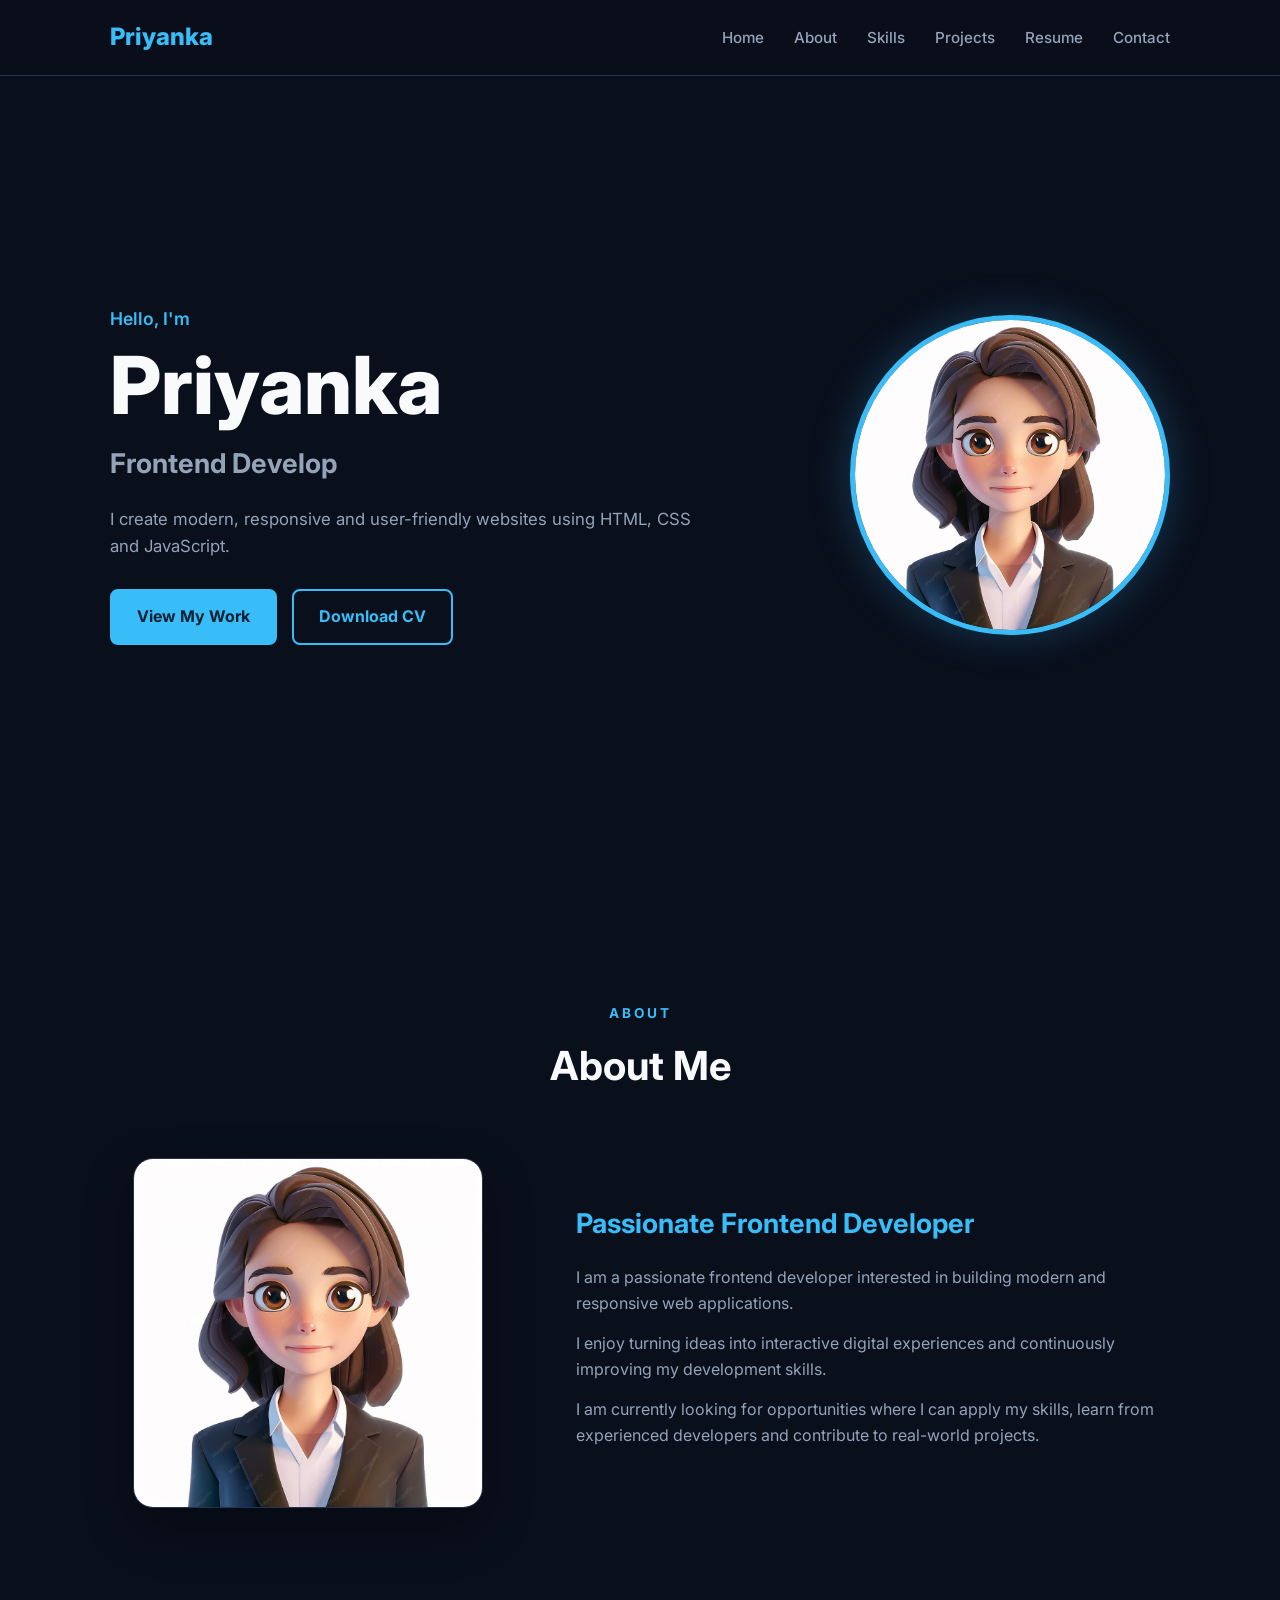
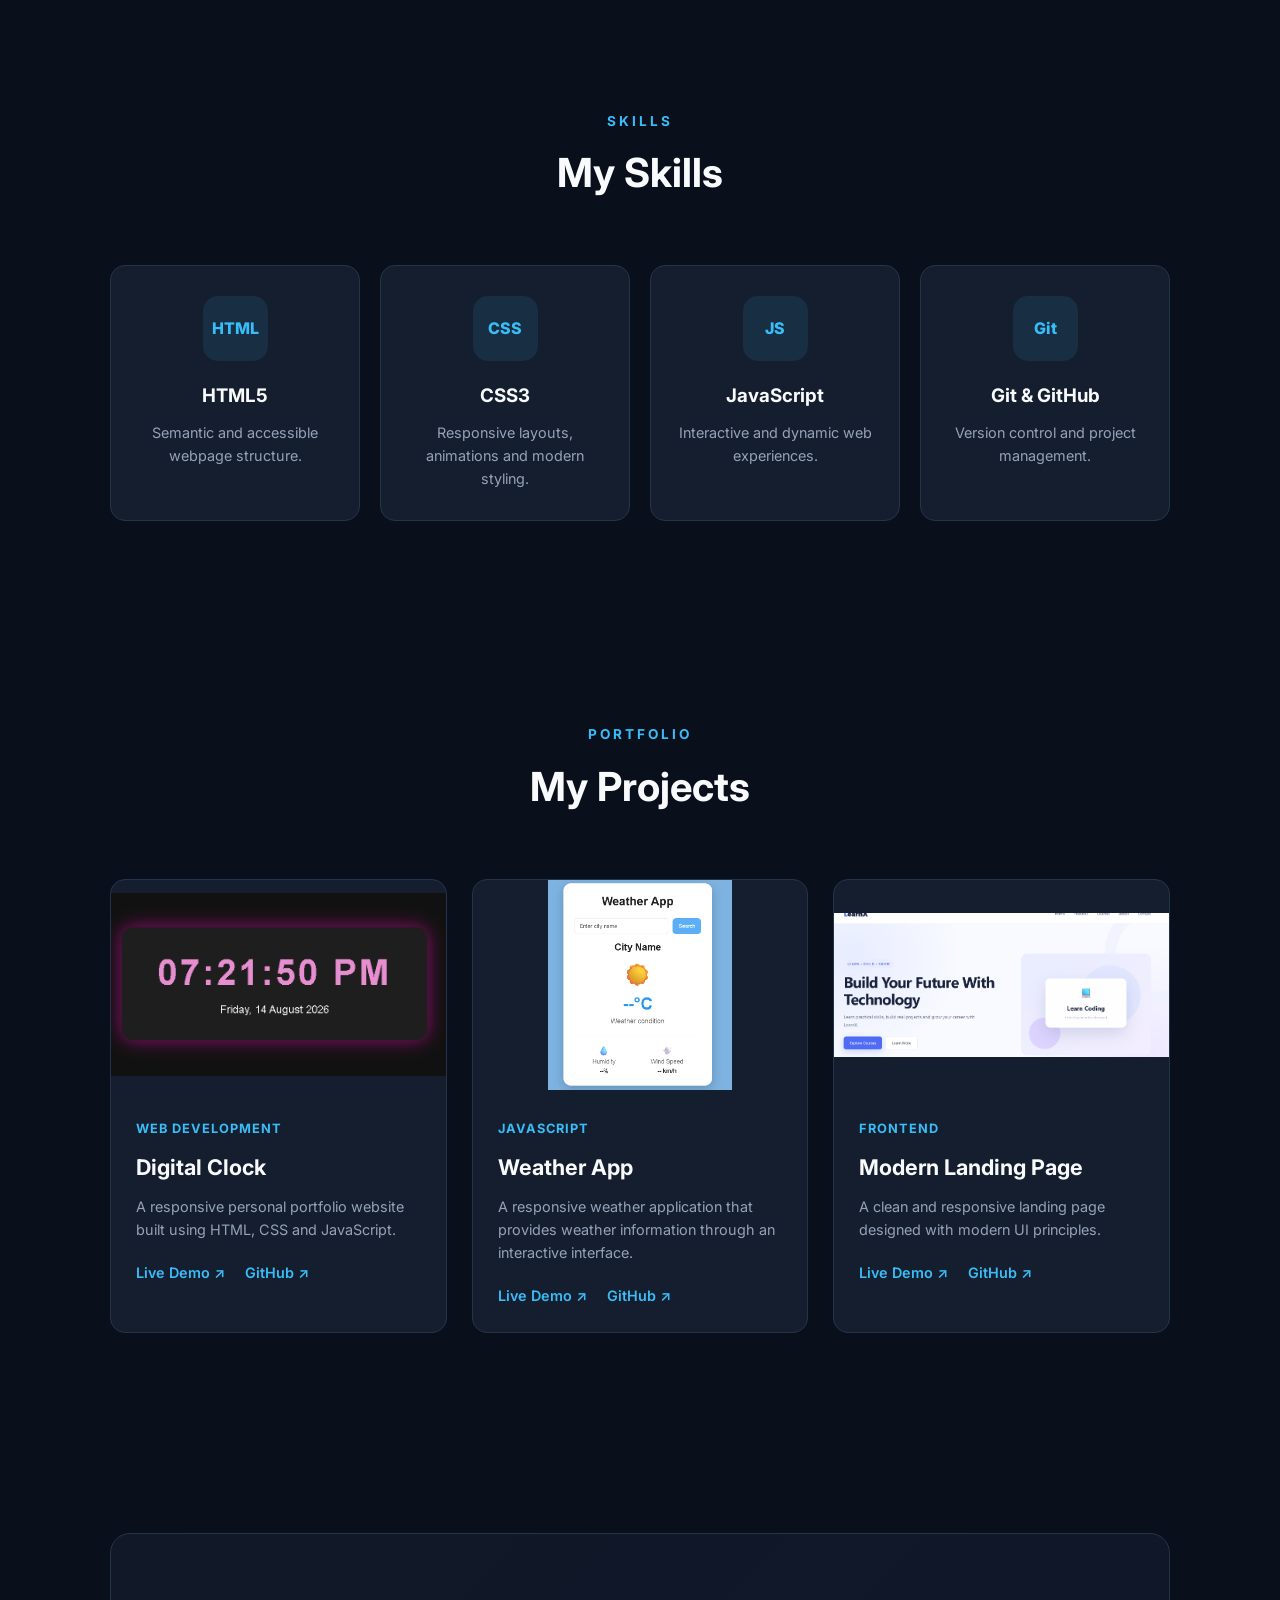
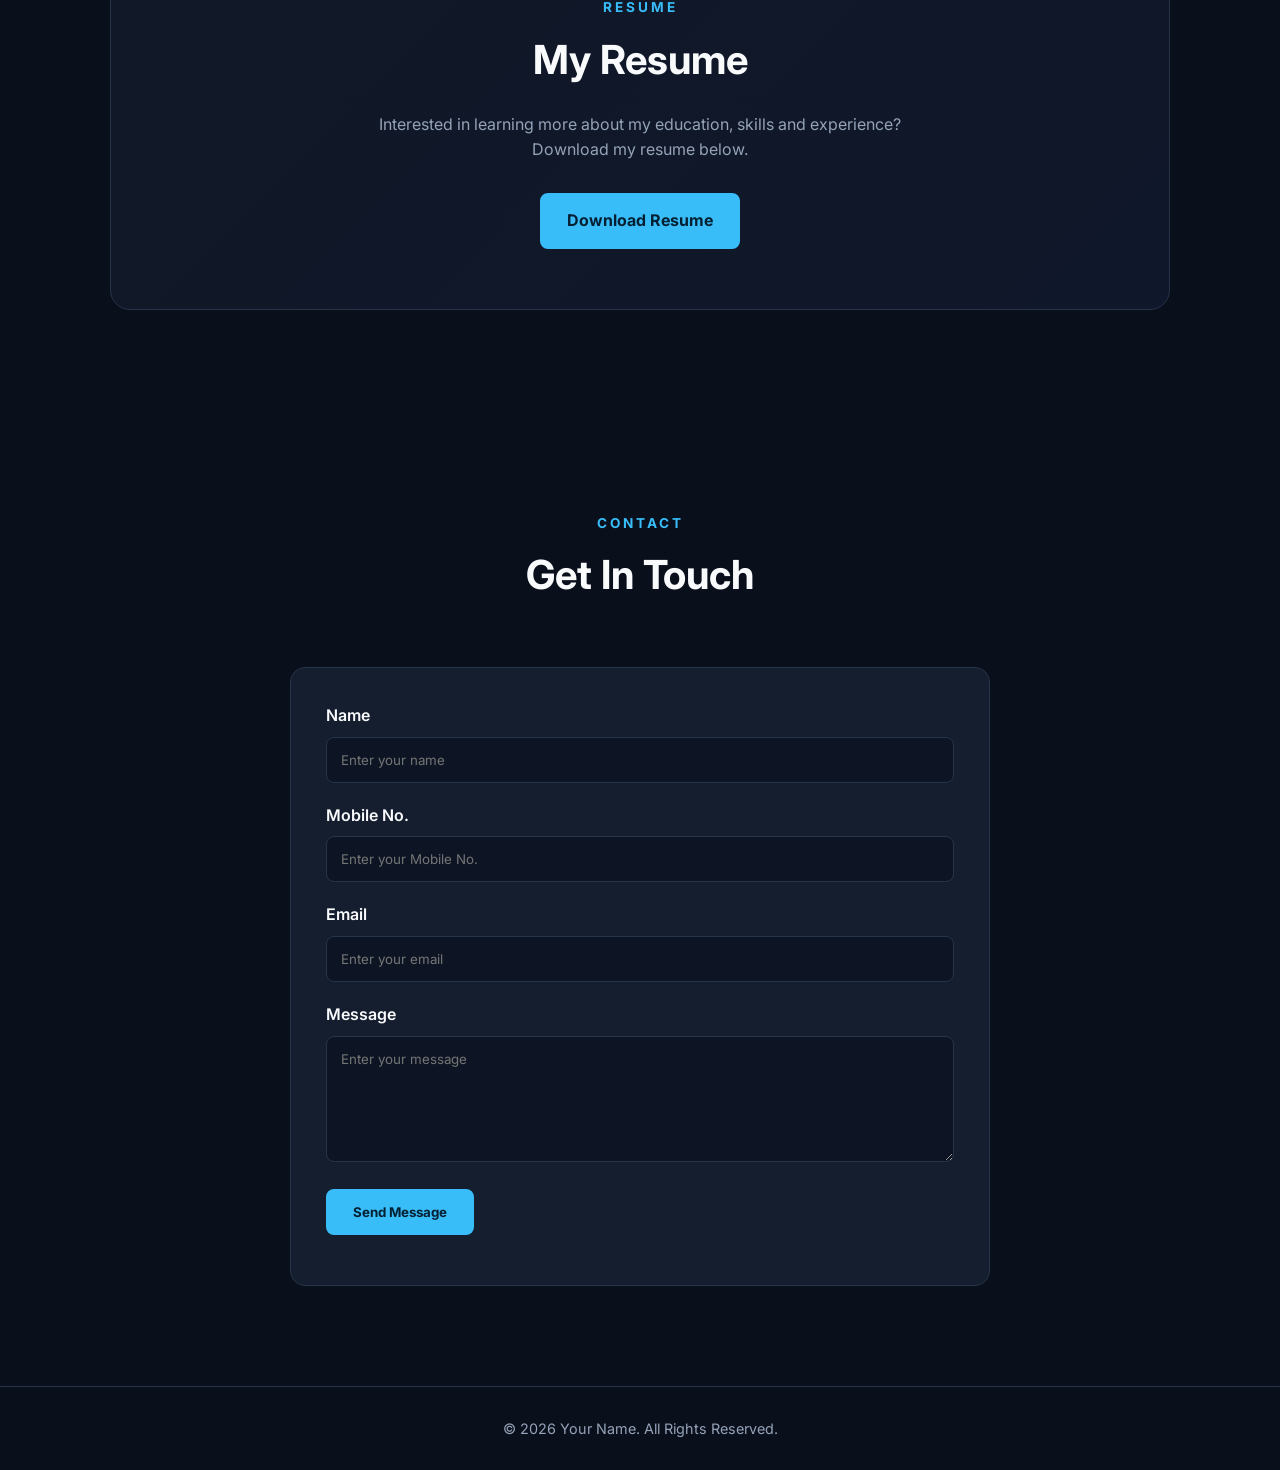
<file: index.html>
<!DOCTYPE html>
<html lang="en">

<head>
    <meta charset="UTF-8">

    <meta name="viewport"
          content="width=device-width, initial-scale=1.0">

    <meta name="description"
          content="Personal portfolio website">

    <title>Priyanka | Frontend Developer</title>

    <link rel="stylesheet" href="style.css">
</head>

<body>

    <!-- ================= NAVBAR ================= -->

    <header class="header">

        <nav class="navbar">

            <a href="#home" class="logo">Priyanka </a>

            <button class="menu-toggle"
                    id="menuToggle"
                    aria-label="Toggle navigation">
                ☰
            </button>

            <ul class="nav-menu" id="navMenu">

                <li>
                    <a href="#home">Home</a>
                </li>

                <li>
                    <a href="#about">About</a>
                </li>

                <li>
                    <a href="#skills">Skills</a>
                </li>

                <li>
                    <a href="#projects">Projects</a>
                </li>

                <li>
                    <a href="#resume">Resume</a>
                </li>

                <li>
                    <a href="#contact">Contact</a>
                </li>
            </ul>
        </nav>
    </header>


    <!-- ================= HOME ================= -->

    <main>

        <section id="home" class="hero">

            <div class="hero-content">

                <p class="hero-small">Hello, I'm </p>
                
                <h1>Priyanka</h1>
                <h2>Frontend Develop</h2>
              
                <p class="hero-description">
                    I create modern, responsive and
                    user-friendly websites using HTML,
                    CSS and JavaScript.</p>

                <div class="hero-buttons">

                <a href="#projects" class="btn">View My Work</a>

                <a href="resume/resume.pdf"
                class="btn btn-outline"download>Download CV</a>

                </div>
            </div>

            <div class="hero-image">

                <img src="pri.jpg" alt="Profile">
            </div>
        </section>


        <!-- ================= ABOUT ================= -->

        <section id="about" class="section">

            <div class="section-heading">
                <span>About</span>
                <h2>About Me</h2>
            </div>

            <div class="about-content">

                <div class="about-image">

                    <img src="pri.jpg"
                         alt="About me">
                </div>

                <div class="about-text">

                    <h3>Passionate Frontend Developer </h3>

                    <p>
                        I am a passionate frontend developer
                        interested in building modern and
                        responsive web applications.
                    </p>

                    <p>
                        I enjoy turning ideas into interactive
                        digital experiences and continuously
                        improving my development skills.
                    </p>

                    <p>
                        I am currently looking for opportunities
                        where I can apply my skills, learn from
                        experienced developers and contribute
                        to real-world projects.
                    </p>
                </div>
            </div>
        </section>


        <!-- ================= SKILLS ================= -->

        <section id="skills" class="section">

            <div class="section-heading">
                <span>Skills</span>
                <h2>My Skills</h2>
            </div>

            <div class="skills-grid">

                <div class="skill-card">

                    <div class="skill-icon">HTML </div>
                     <h3>HTML5</h3>

                    <p>
                        Semantic and accessible
                        webpage structure.
                    </p>
                </div>

                <div class="skill-card">

                    <div class="skill-icon">CSS</div>
                    <h3>CSS3</h3>

                    <p>
                        Responsive layouts, animations
                        and modern styling.
                    </p>
                </div>

                <div class="skill-card">

                    <div class="skill-icon">JS </div>

                    <h3>JavaScript</h3>
                    <p>
                        Interactive and dynamic
                        web experiences.
                    </p>
                </div>

                <div class="skill-card">

                    <div class="skill-icon">Git </div>

                    <h3>Git & GitHub</h3>

                    <p>
                        Version control and
                        project management.
                    </p>
                </div>
            </div>
        </section>


        <!-- ================= PROJECTS ================= -->

        <section id="projects" class="section">

            <div class="section-heading">

                <span>Portfolio</span>
                <h2>My Projects</h2>
            </div>

            <div class="projects-grid">


                <!-- Project 1 -->

                <article class="project-card">

                    <img src="digitalWatch.jpg"
                         alt="Portfolio website project">

                    <div class="project-info">

                        <span class="project-category"> Web Development </span>
                        <h3>Digital Clock </h3>

                        <p>
                            A responsive personal portfolio
                            website built using HTML, CSS
                            and JavaScript.
                        </p>

                        <div class="project-links">

                            <a href="#" target="_blank">Live Demo ↗</a>
                            <a href="#" target="_blank">GitHub ↗</a>

                        </div>
                    </div>
                </article>


                <!-- Project 2 -->

                <article class="project-card">

                    <img src="wheatherApp.jpg"
                         alt="Weather application project">

                    <div class="project-info">

                        <span class="project-category">JavaScript</span>
                        <h3>Weather App</h3>

                        <p>
                            A responsive weather application
                            that provides weather information
                            through an interactive interface.
                        </p>

                        <div class="project-links">

                            <a href="#" target="_blank">Live Demo ↗</a>
                            <a href="#" target="_blank"> GitHub ↗ </a>

                        </div>
                    </div>
                </article>


                <!-- Project 3 -->

                <article class="project-card">

                    <img src="modernLandingPage.jpg"
                         alt="Landing page project">

                    <div class="project-info">

                        <span class="project-category">Frontend</span>

                        <h3>Modern Landing Page</h3>

                        <p>
                            A clean and responsive landing
                            page designed with modern UI
                            principles.
                        </p>

                        <div class="project-links">

                            <a href="#" target="_blank">Live Demo ↗</a>
                            <a href="#" target="_blank">GitHub ↗</a>

                        </div>
                    </div>
                </article>
            </div>
        </section>


        <!-- ================= RESUME ================= -->

        <section id="resume" class="section resume-section">

            <div class="resume-content">

                <div class="section-heading">
                    <span>Resume</span>
                    <h2>My Resume</h2>
                </div>

                <p>
                    Interested in learning more about my
                    education, skills and experience?
                    Download my resume below.
                </p>
           <a href="Priyanka_Resume_.pdf" class="btn" download> Download Resume</a>
            
        </div>

        </section>


        <!-- ================= CONTACT ================= -->

        <section id="contact" class="section">

            <div class="section-heading">
               <span>Contact</span>
                <h2>Get In Touch</h2>

            </div>

            <form id="contactForm"
                  class="contact-form"novalidate>

                <div class="form-group">
                    <label for="name">Name</label>

                    <input type="text" id="name"placeholder="Enter your name">
                    <small id="nameError"></small>
                </div>

                 <div class="form-group">
                    <label for="name">Mobile No.</label>

                    <input type="text" id="mobile no."placeholder="Enter your Mobile No.">
                    <small id="NumberError"></small>
                </div>

                <div class="form-group">

                <label for="email"> Email</label>
                <input type="email" id="email" placeholder="Enter your email">
                 <small id="emailError"></small>
                </div>

                <div class="form-group">
               <label for="message"> Message</label>

                <textarea id="message" rows="6"
                placeholder="Enter your message"></textarea>
                <small id="messageError"></small>

                </div>


                <button type="submit"class="btn">Send Message</button>

                <p id="formSuccess"></p>

            </form>

        </section>

    </main>


    <!-- ================= FOOTER ================= -->

    <footer class="footer">
        <p>
            © 2026 Your Name. All Rights Reserved.
        </p>
    </footer>


    <script src="script.js"></script>

</body>

</html>
</file>
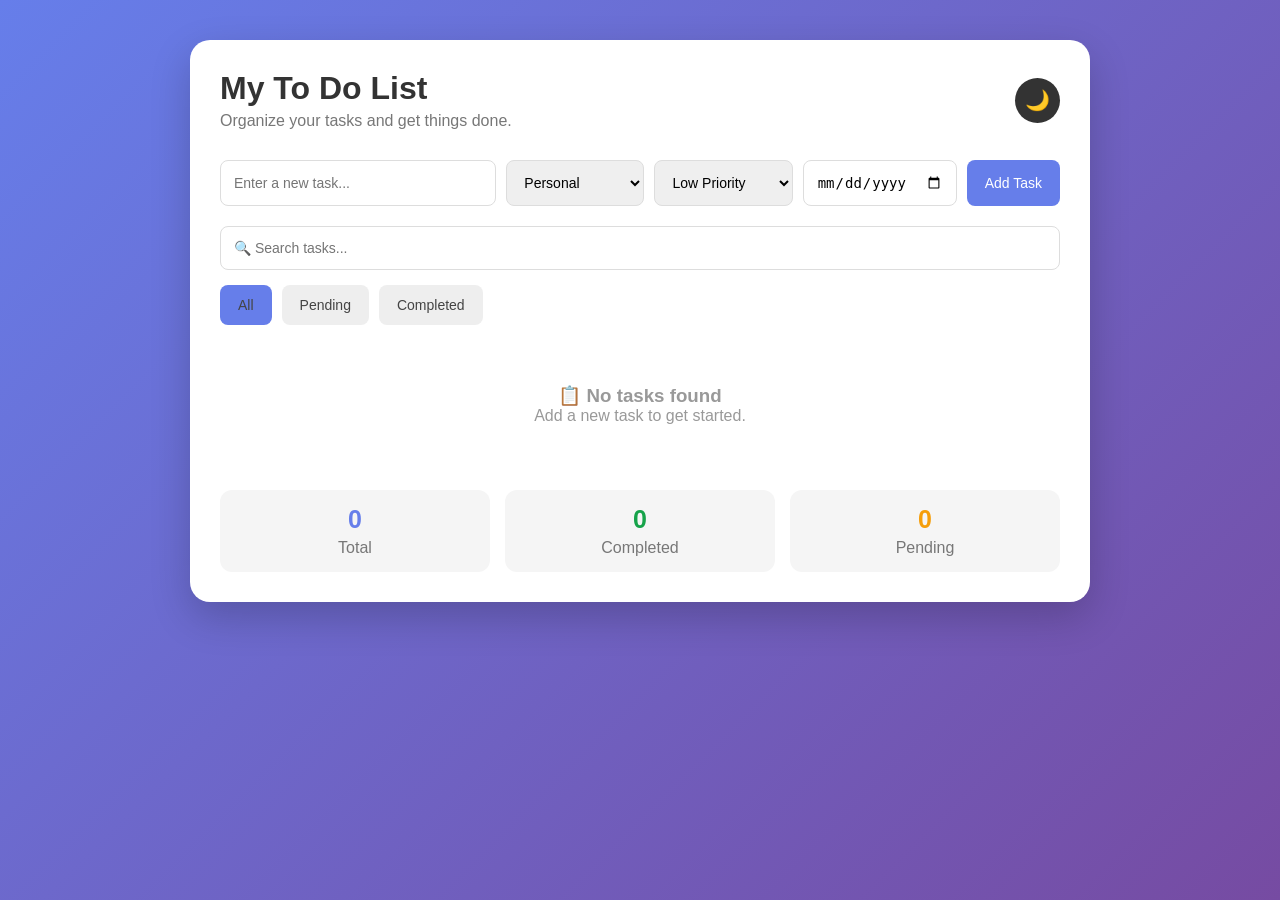
<file: task-2/index.html>
<!DOCTYPE html>
<html lang="en">

<head>
    <meta charset="UTF-8">
    <meta name="viewport" content="width=device-width, initial-scale=1.0">

    <title>To Do List Application</title>
    <link rel="stylesheet" href="style.css">
</head>

<body>

    <div class="container">

        <header>
            <div>
                <h1>My To Do List</h1>
                <p>Organize your tasks and get things done.</p>
            </div>

            <button class="theme-btn" id="themeBtn">🌙</button>
        </header>

        <!-- ADD TASK -->
        <div class="add-task">
           <input type="text" id="taskInput" placeholder="Enter a new task...">

            <select id="categoryInput">
                <option value="Personal">Personal</option>
                <option value="Work">Work</option>
                <option value="Study">Study</option>
                <option value="Other">Other</option>
            </select>

            <select id="priorityInput">
                <option value="Low">Low Priority</option>
                <option value="Medium">Medium Priority</option>
                <option value="High">High Priority</option>
            </select>

            <input type="date" id="dateInput" >
            <button id="addBtn">Add Task</button>

        </div>

        <!-- SEARCH -->
        <div class="search-box">
            <input type="text"id="searchInput"placeholder="🔍 Search tasks...">
        </div>

        <div class="filters">
            <button class="filter-btn active"data-filter="all">All </button>
            <button class="filter-btn" data-filter="pending">Pending</button>
            <button class="filter-btn" data-filter="completed">Completed </button>
        </div>

        <!-- TASK LIST -->
        <div id="taskList"></div>

        <!-- STATISTICS -->
        <div class="stats">

            <div class="stat total">
                <span id="totalCount">0</span>
                <p>Total</p>
            </div>
            <div class="stat completed">
                <span id="completedCount">0</span>
                <p>Completed</p>
            </div>
            <div class="stat pending">
                <span id="pendingCount">0</span>
                <p>Pending</p>
            </div>

        </div>

    </div>

    <script src="script.js"></script>

</body>

</html>
</file>
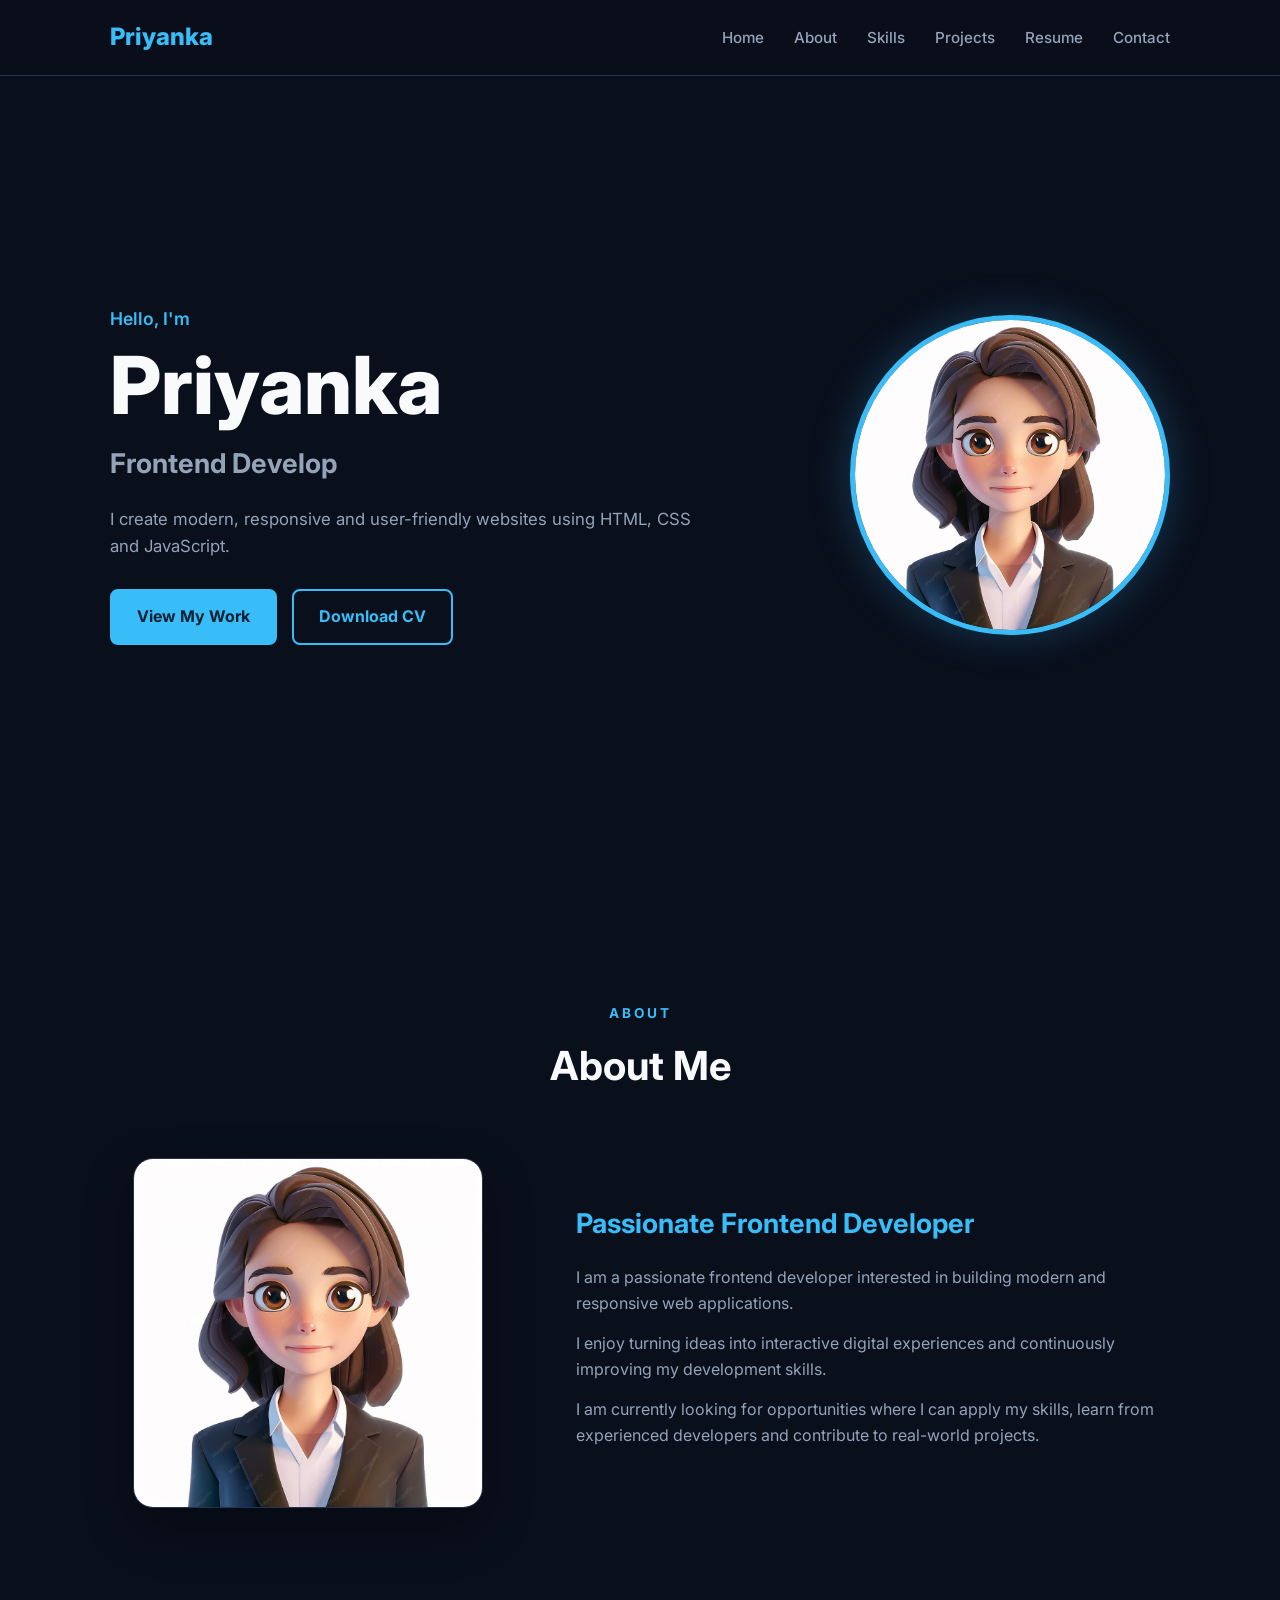
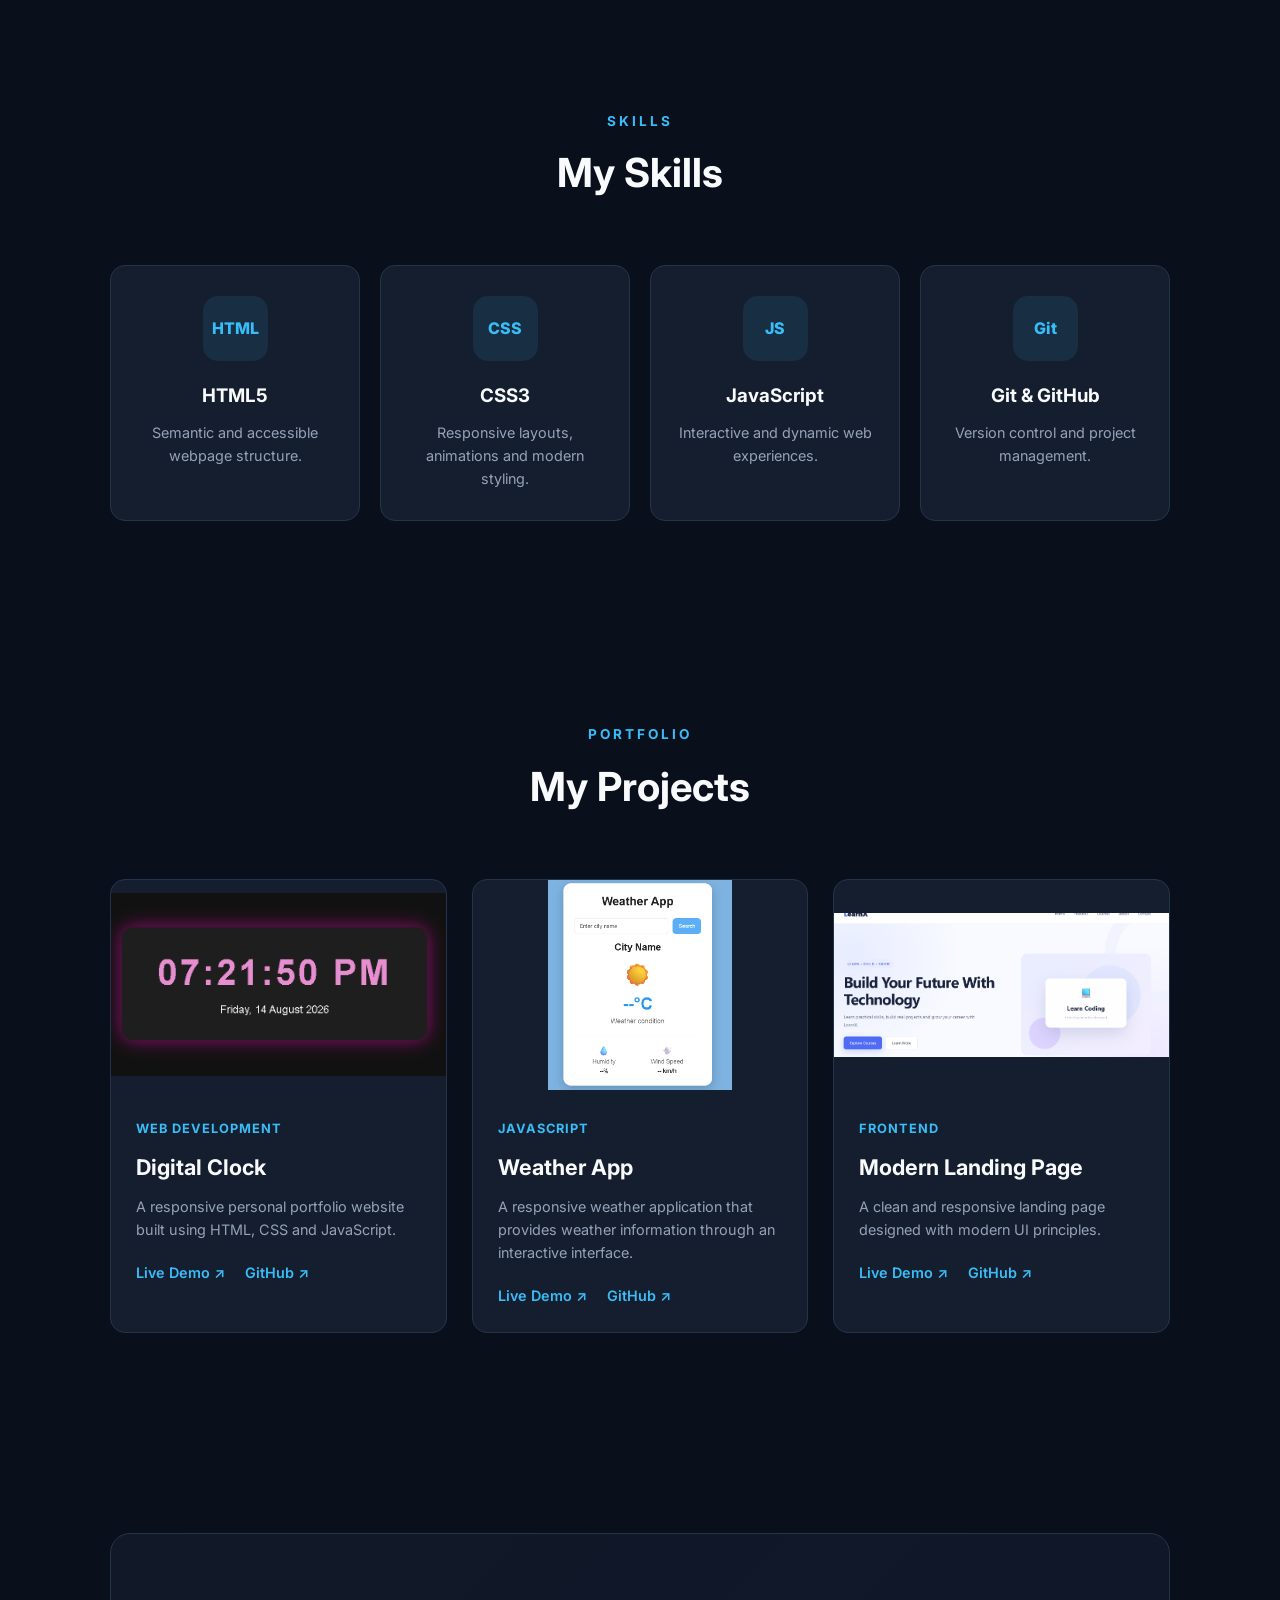
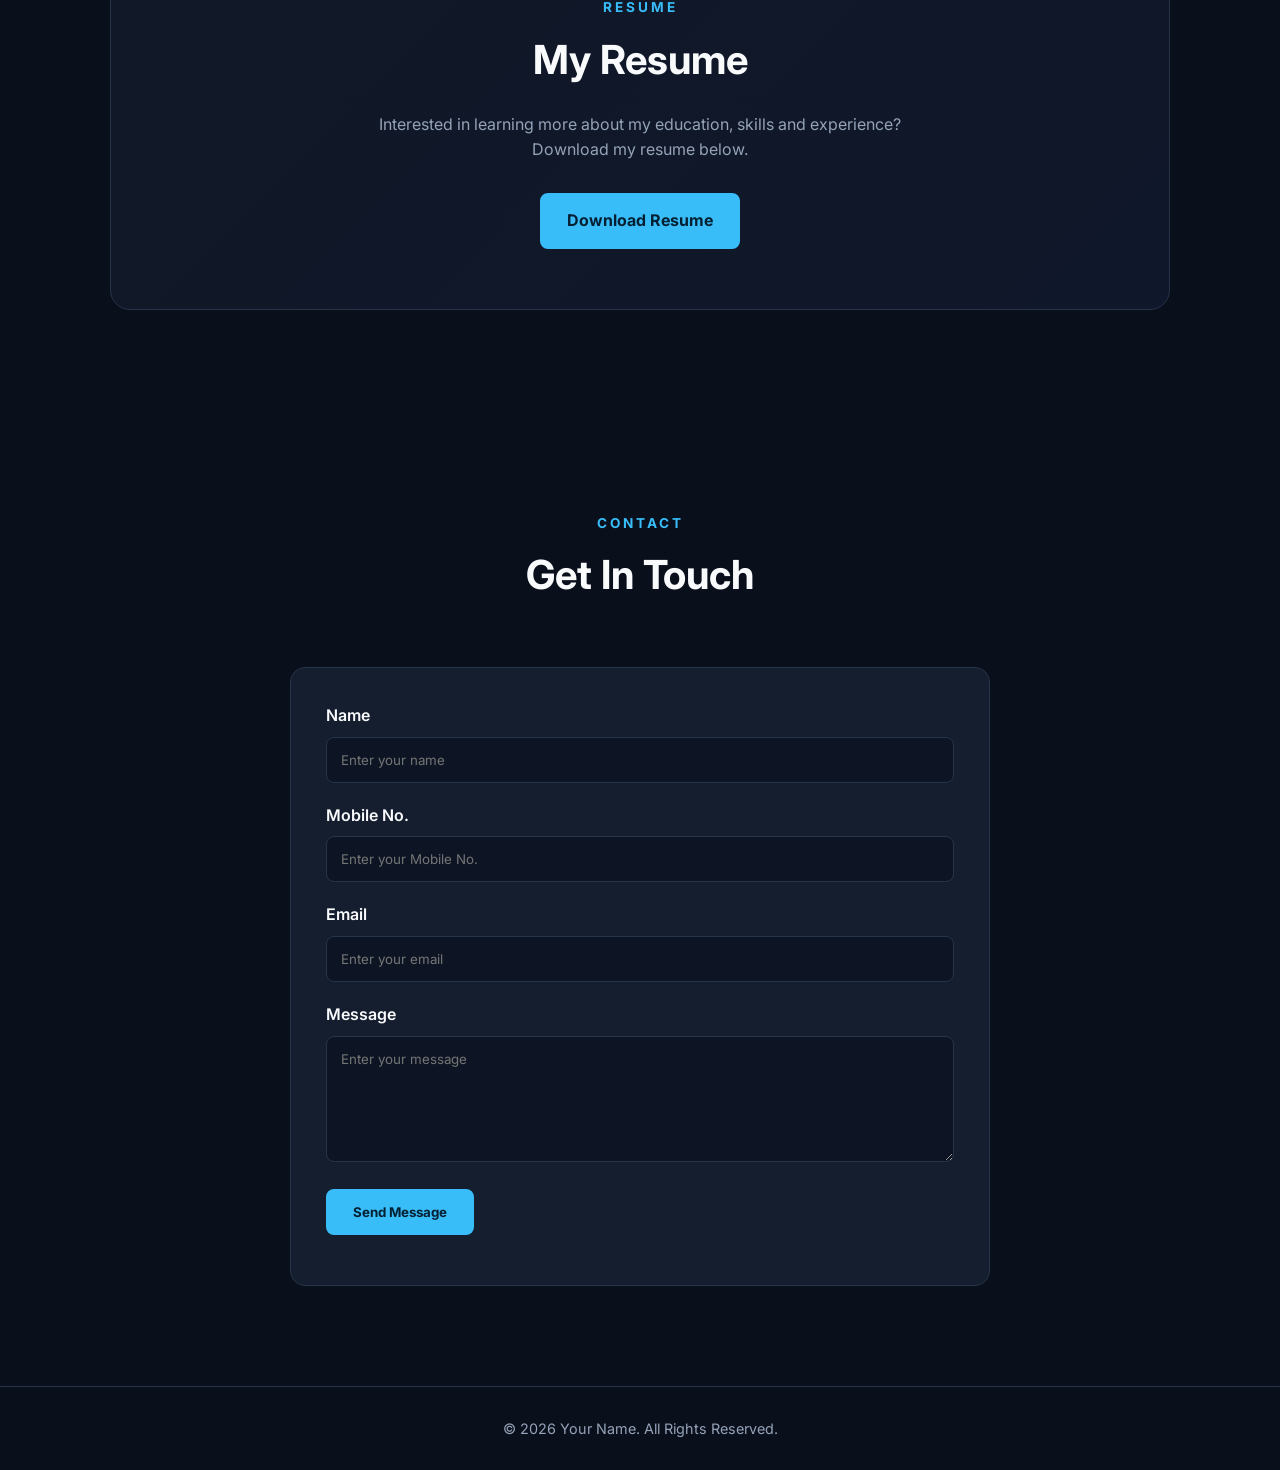
<file: task1.html>
<!DOCTYPE html>
<html lang="en">

<head>
    <meta charset="UTF-8">

    <meta name="viewport"
          content="width=device-width, initial-scale=1.0">

    <meta name="description"
          content="Personal portfolio website">

    <title>Priyanka | Frontend Developer</title>

    <link rel="stylesheet" href="task1.css">
</head>

<body>

    <!-- ================= NAVBAR ================= -->

    <header class="header">

        <nav class="navbar">

            <a href="#home" class="logo">Priyanka </a>

            <button class="menu-toggle"
                    id="menuToggle"
                    aria-label="Toggle navigation">
                ☰
            </button>

            <ul class="nav-menu" id="navMenu">

                <li>
                    <a href="#home">Home</a>
                </li>

                <li>
                    <a href="#about">About</a>
                </li>

                <li>
                    <a href="#skills">Skills</a>
                </li>

                <li>
                    <a href="#projects">Projects</a>
                </li>

                <li>
                    <a href="#resume">Resume</a>
                </li>

                <li>
                    <a href="#contact">Contact</a>
                </li>
            </ul>
        </nav>
    </header>


    <!-- ================= HOME ================= -->

    <main>

        <section id="home" class="hero">

            <div class="hero-content">

                <p class="hero-small">Hello, I'm </p>
                
                <h1>Priyanka</h1>
                <h2>Frontend Develop</h2>
              
                <p class="hero-description">
                    I create modern, responsive and
                    user-friendly websites using HTML,
                    CSS and JavaScript.</p>

                <div class="hero-buttons">

                <a href="#projects" class="btn">View My Work</a>

                <a href="resume/resume.pdf"
                class="btn btn-outline"download>Download CV</a>

                </div>
            </div>

            <div class="hero-image">

                <img src="pri.jpg" alt="Profile">
            </div>
        </section>


        <!-- ================= ABOUT ================= -->

        <section id="about" class="section">

            <div class="section-heading">
                <span>About</span>
                <h2>About Me</h2>
            </div>

            <div class="about-content">

                <div class="about-image">

                    <img src="pri.jpg"
                         alt="About me">
                </div>

                <div class="about-text">

                    <h3>Passionate Frontend Developer </h3>

                    <p>
                        I am a passionate frontend developer
                        interested in building modern and
                        responsive web applications.
                    </p>

                    <p>
                        I enjoy turning ideas into interactive
                        digital experiences and continuously
                        improving my development skills.
                    </p>

                    <p>
                        I am currently looking for opportunities
                        where I can apply my skills, learn from
                        experienced developers and contribute
                        to real-world projects.
                    </p>
                </div>
            </div>
        </section>


        <!-- ================= SKILLS ================= -->

        <section id="skills" class="section">

            <div class="section-heading">
                <span>Skills</span>
                <h2>My Skills</h2>
            </div>

            <div class="skills-grid">

                <div class="skill-card">

                    <div class="skill-icon">HTML </div>
                     <h3>HTML5</h3>

                    <p>
                        Semantic and accessible
                        webpage structure.
                    </p>
                </div>

                <div class="skill-card">

                    <div class="skill-icon">CSS</div>
                    <h3>CSS3</h3>

                    <p>
                        Responsive layouts, animations
                        and modern styling.
                    </p>
                </div>

                <div class="skill-card">

                    <div class="skill-icon">JS </div>

                    <h3>JavaScript</h3>
                    <p>
                        Interactive and dynamic
                        web experiences.
                    </p>
                </div>

                <div class="skill-card">

                    <div class="skill-icon">Git </div>

                    <h3>Git & GitHub</h3>

                    <p>
                        Version control and
                        project management.
                    </p>
                </div>
            </div>
        </section>


        <!-- ================= PROJECTS ================= -->

        <section id="projects" class="section">

            <div class="section-heading">

                <span>Portfolio</span>
                <h2>My Projects</h2>
            </div>

            <div class="projects-grid">


                <!-- Project 1 -->

                <article class="project-card">

                    <img src="digitalWatch.jpg"
                         alt="Portfolio website project">

                    <div class="project-info">

                        <span class="project-category"> Web Development </span>
                        <h3>Digital Clock </h3>

                        <p>
                            A responsive personal portfolio
                            website built using HTML, CSS
                            and JavaScript.
                        </p>

                        <div class="project-links">

                            <a href="#" target="_blank">Live Demo ↗</a>
                            <a href="#" target="_blank">GitHub ↗</a>

                        </div>
                    </div>
                </article>


                <!-- Project 2 -->

                <article class="project-card">

                    <img src="wheatherApp.jpg"
                         alt="Weather application project">

                    <div class="project-info">

                        <span class="project-category">JavaScript</span>
                        <h3>Weather App</h3>

                        <p>
                            A responsive weather application
                            that provides weather information
                            through an interactive interface.
                        </p>

                        <div class="project-links">

                            <a href="#" target="_blank">Live Demo ↗</a>
                            <a href="#" target="_blank"> GitHub ↗ </a>

                        </div>
                    </div>
                </article>


                <!-- Project 3 -->

                <article class="project-card">

                    <img src="modernLandingPage.jpg"
                         alt="Landing page project">

                    <div class="project-info">

                        <span class="project-category">Frontend</span>

                        <h3>Modern Landing Page</h3>

                        <p>
                            A clean and responsive landing
                            page designed with modern UI
                            principles.
                        </p>

                        <div class="project-links">

                            <a href="#" target="_blank">Live Demo ↗</a>
                            <a href="#" target="_blank">GitHub ↗</a>

                        </div>
                    </div>
                </article>
            </div>
        </section>


        <!-- ================= RESUME ================= -->

        <section id="resume" class="section resume-section">

            <div class="resume-content">

                <div class="section-heading">
                    <span>Resume</span>
                    <h2>My Resume</h2>
                </div>

                <p>
                    Interested in learning more about my
                    education, skills and experience?
                    Download my resume below.
                </p>
           <a href="Priyanka_Resume_.pdf" class="btn" download> Download Resume</a>
            
        </div>

        </section>


        <!-- ================= CONTACT ================= -->

        <section id="contact" class="section">

            <div class="section-heading">
               <span>Contact</span>
                <h2>Get In Touch</h2>

            </div>

            <form id="contactForm"
                  class="contact-form"novalidate>

                <div class="form-group">
                    <label for="name">Name</label>

                    <input type="text" id="name"placeholder="Enter your name">
                    <small id="nameError"></small>
                </div>

                 <div class="form-group">
                    <label for="name">Mobile No.</label>

                    <input type="text" id="mobile no."placeholder="Enter your Mobile No.">
                    <small id="NumberError"></small>
                </div>

                <div class="form-group">

                <label for="email"> Email</label>
                <input type="email" id="email" placeholder="Enter your email">
                 <small id="emailError"></small>
                </div>

                <div class="form-group">
               <label for="message"> Message</label>

                <textarea id="message" rows="6"
                placeholder="Enter your message"></textarea>
                <small id="messageError"></small>

                </div>


                <button type="submit"class="btn">Send Message</button>

                <p id="formSuccess"></p>

            </form>

        </section>

    </main>


    <!-- ================= FOOTER ================= -->

    <footer class="footer">
        <p>
            © 2026 Your Name. All Rights Reserved.
        </p>
    </footer>


    <script src="task1.js"></script>

</body>

</html>
</file>
<file: style.css>
@import url('https://fonts.googleapis.com/css2?family=Inter:wght@400;500;600;700;800&display=swap');


/* =========================
   RESET
========================= */

* {
    margin: 0;
    padding: 0;
    box-sizing: border-box;
}

html {
    scroll-behavior: smooth;
}

body {
    font-family: 'Inter', sans-serif;
    background: #0a0f1c;
    color: #f8fafc;
    line-height: 1.6;
}

a {
    text-decoration: none;
    color: inherit;
}

img {
    max-width: 100%;
    display: block;
}

button,input,textarea {
    font-family: inherit;
}


/* =========================
   VARIABLES
========================= */

:root {
    --primary: #38bdf8;
    --primary-dark: #0284c7;
    --background: #0a0f1c;
    --background-light: #111827;
    --card: #151e2e;
    --text: #f8fafc;
    --text-light: #94a3b8;
    --border: #263449;
    --container: 1100px;
}


/* =========================
   COMMON
========================= */

.section {
    max-width: var(--container);
    margin: auto;
    padding: 100px 20px;
}

.section-heading {
    text-align: center;
    margin-bottom: 60px;
}

.section-heading span {
    color: var(--primary);
    text-transform: uppercase;
    letter-spacing: 3px;
    font-size: 0.85rem;
    font-weight: 700;
}

.section-heading h2 {
    font-size: 2.5rem;
    margin-top: 8px;
}


/* =========================
   HEADER
========================= */

.header {
    position: fixed;
    top: 0;
    left: 0;
    width: 100%;

    background: rgba(10, 15, 28, 0.9);
    backdrop-filter: blur(10px);
    border-bottom: 1px solid var(--border);
    z-index: 1000;
}

.navbar {
    max-width: var(--container);
    margin: auto;

    min-height: 75px;
    padding: 0 20px;

    display: flex;
    align-items: center;
    justify-content: space-between;
}

.logo {
    font-size: 1.5rem;
    font-weight: 800;
    color: var(--primary);
    transition: 0.3s;
}

.logo:hover {
    transform: scale(1.05);
}

.nav-menu {
    display: flex;
    align-items: center;
    gap: 30px;
    list-style: none;
}

.nav-menu a {
    color: var(--text-light);
    font-size: 0.95rem;
    font-weight: 500;
    transition: 0.3s;
}

.nav-menu a:hover {
    color: var(--primary);
}

/* Mobile menu button */

.menu-toggle {
    display: none;
    border: none;
    background: transparent;
    color: white;
    font-size: 1.8rem;
    cursor: pointer;
}


/* =========================
   HERO
========================= */

.hero {
    min-height: 100vh;
    max-width: var(--container);
    margin: auto;
    padding: 130px 20px 80px;
    display: flex;
    align-items: center;
    justify-content: space-between;
    gap: 60px;
}

.hero-content {
    max-width: 650px;
}

.hero-small {
    color: var(--primary);
    font-size: 1.1rem;
    font-weight: 600;
    margin-bottom: 10px;
}

.hero h1 {
    font-size: clamp(3rem, 8vw, 5rem);
    line-height: 1.05;
    font-weight: 800;
    margin-bottom: 15px;
}

.hero h2 {
    font-size: 1.7rem;
    color: var(--text-light);
    margin-bottom: 20px;
}

.hero-description {
    color: var(--text-light);
    max-width: 600px;
    font-size: 1.05rem;
}

.hero-buttons {
    display: flex;
    gap: 15px;
    margin-top: 30px;
    flex-wrap: wrap;
}

/* Hero image */

.hero-image img {
    width: 320px;
    height: 320px;
    object-fit: cover;
    border-radius: 50%;
    border: 5px solid var(--primary);
    box-shadow: 0 0 40px rgba(56, 189, 248, 0.25);
    /*animation: floating 4s ease-in-out infinite;*/
}


/* Floating animation */

@keyframes floating {
    0%,
    100% {
        transform: translateY(0);
    }

    50% {
        transform: translateY(-15px);
    }
}


/* =========================
   BUTTON
========================= */

.btn {
    display: inline-flex;
    align-items: center;
    justify-content: center;
    padding: 13px 25px;
    background: var(--primary);
    color: #062033;
    border: 2px solid var(--primary);
    border-radius: 8px;
    font-weight: 700;
    cursor: pointer;
    transition: 0.3s;
}

.btn:hover {
    background: transparent;
    color: var(--primary);
    transform: translateY(-3px);
    box-shadow:0 8px 25px rgba(56, 189, 248, 0.2);
}

.btn-outline {
    background: transparent;
    color: var(--primary);
}

.btn-outline:hover {
    background: var(--primary);
    color: #062033;
}


/* =========================
   ABOUT
========================= */

.about-content {
    display: grid;
    grid-template-columns: 1fr 1.5fr;
    align-items: center;
    gap: 70px;
}

.about-image img {
    width: 100%;
    max-width: 350px;
    margin: auto;
    border-radius: 20px;
    border: 1px solid var(--border);
    box-shadow: 0 20px 50px rgba(0, 0, 0, 0.3);
}

.about-text h3 {
    font-size: 1.7rem;
    margin-bottom: 20px;
    color: var(--primary);
}

.about-text p {
    color: var(--text-light);
    margin-bottom: 15px;
}


/* =========================
   SKILLS
========================= */

.skills-grid {
    display: grid;
    grid-template-columns: repeat(4, 1fr);
    gap: 20px;
}

.skill-card {
    background: var(--card);
    border: 1px solid var(--border);
    padding: 30px 20px;
    border-radius: 15px;
    text-align: center;
    transition: 0.3s;
}

.skill-card:hover {
    transform: translateY(-8px);
    border-color: var(--primary);
    box-shadow: 0 15px 40px rgba(56, 189, 248, 0.1);
}

.skill-icon {
    width: 65px;
    height: 65px;
    margin: 0 auto 20px;
    display: flex;
    align-items: center;
    justify-content: center;
    border-radius: 15px;
    background:  rgba(56, 189, 248, 0.1);
    color: var(--primary);
    font-weight: 800;
}

.skill-card h3 {
    margin-bottom: 10px;
}

.skill-card p {
    color: var(--text-light);
    font-size: 0.9rem;
}


/* =========================
   PROJECTS
========================= */

.projects-grid {
    display: grid;
    grid-template-columns:repeat(3, 1fr);
    gap: 25px;
}

.project-card {
    background: var(--card);
    border: 1px solid var(--border);
    border-radius: 15px;
    overflow: hidden;
    transition: 0.3s;
}

.project-card:hover {
    transform: translateY(-10px);
    border-color: var(--primary);
    box-shadow: 0 20px 50px rgba(0, 0, 0, 0.25);
}

.project-card > img {
    width: 100%;
    height: 210px;
    object-fit: contain;
    transition: 0.4s;
}

.project-card:hover > img {
    transform: scale(1.05);
}

.project-info {
    padding: 25px;
}

.project-category {
    color: var(--primary);
    font-size: 0.8rem;
    text-transform: uppercase;
    letter-spacing: 1px;
    font-weight: 700;
}

.project-info h3 {
    margin: 10px 0;
    font-size: 1.35rem;
}

.project-info p {
    color: var(--text-light);
    font-size: 0.9rem;
}

.project-links {
    display: flex;
    gap: 20px;
    margin-top: 20px;
}

.project-links a {
    color: var(--primary);
    font-size: 0.9rem;
    font-weight: 600;
    transition: 0.3s;
}

.project-links a:hover {
    color: white;
}


/* =========================
   RESUME
========================= */

.resume-section {
    text-align: center;
}

.resume-content {
    background:linear-gradient(135deg,#111827,#0f172a);

    border: 1px solid var(--border);
    border-radius: 20px;
    padding: 60px 30px;
}

.resume-content .section-heading {
    margin-bottom: 20px;
}

.resume-content p {
    color: var(--text-light);
    max-width: 600px;
    margin: 0 auto 30px;
}

/* =========================
   CONTACT
========================= */
.contact-form {
    max-width: 700px;
    margin: auto;
    background: var(--card);
    padding: 35px;
    border-radius: 15px;
    border: 1px solid var(--border);
}
.form-group {
    margin-bottom: 20px;
}
.form-group label {
    display: block;
    margin-bottom: 8px;
    font-weight: 600;
}

.form-group input,
.form-group textarea {
    width: 100%;
    padding: 14px;
    border: 1px solid var(--border);
    border-radius: 8px;
    background: #0d1524;
    color: white;
    outline: none;
    transition: 0.3s;
}

.form-group input:focus,
.form-group textarea:focus {
    border-color: var(--primary);
    box-shadow: 0 0 0 3px rgba(56, 189, 248, 0.1);
}

.form-group textarea {
    resize: vertical;
}

.form-group small {
    display: block;
    color: #f87171;
    margin-top: 5px;
}

#formSuccess {
    color: #4ade80;
    margin-top: 15px;
    text-align: center;
}


/* =========================
   FOOTER
========================= */

.footer {
    border-top: 1px solid var(--border);
    text-align: center;
    padding: 30px 20px;
    color: var(--text-light);
    font-size: 0.9rem;
}


/* =========================
   TABLET
========================= */

@media (max-width: 900px) {

    .skills-grid {
        grid-template-columns:repeat(2, 1fr);
    }
    .projects-grid {
        grid-template-columns:repeat(2, 1fr);
    }
    .hero {
        gap: 30px;
    }
    .hero-image img {
        width: 260px;
        height: 260px;
    }
}
/* =========================
   MOBILE
========================= */

@media (max-width: 768px) {

    .menu-toggle {
        display: block;
    }
    .nav-menu {
        position: absolute;
        top: 75px;
        left: 0;
        width: 100%;
        padding: 25px;
        background: #0a0f1c;
        border-bottom: 1px solid var(--border);
        flex-direction: column;
        gap: 20px;
        display: none;
    }
    .nav-menu.active {
        display: flex;
    }
    .hero {

        min-height: auto;
        padding-top: 140px;
        padding-bottom: 80px;
        flex-direction: column-reverse;
        text-align: center;
    }
    .hero-description {
        margin: auto;
    }
    .hero-buttons {
        justify-content: center;
    }
    .about-content {
        grid-template-columns: 1fr;
        text-align: center;
        gap: 40px;
    }
    .about-text h3 {
        font-size: 1.5rem;
    }
    .skills-grid {
        grid-template-columns: 1fr 1fr;
    }
    .projects-grid {
        grid-template-columns: 1fr;
    }
}


/* =========================
   SMALL MOBILE
========================= */

@media (max-width: 480px) {
    .section {
        padding: 75px 15px;
    }
    .section-heading h2 {
        font-size: 2rem;
    }
    .hero {
        padding-left: 15px;
        padding-right: 15px;
    }
    .hero-image img {
        width: 220px;
        height: 220px;
    }
    .skills-grid {
        grid-template-columns: 1fr;
    }
    .contact-form {
        padding: 25px 18px;
    }
    .btn {
       width: 100%;
    }
    .hero-buttons {
        width: 100%;
    }

}
</file>
<file: task-2/style.css>
* { 
    margin: 0; 
    padding: 0; 
    box-sizing: border-box; 
} 
 
body { 
    font-family: Arial, sans-serif; 
    background: linear-gradient(135deg, #667eea, #764ba2); 
    min-height: 100vh; 
    padding: 40px 20px; 
    transition: 0.3s; 
} 
 
.container { 
    max-width: 900px; 
    margin: auto; 
    background: #ffffff; 
    padding: 30px; 
    border-radius: 20px; 
    box-shadow: 0 15px 40px rgba(0, 0, 0, 0.2); 
} 
 
header { 
    display: flex; 
    justify-content: space-between; 
    align-items: center; 
    margin-bottom: 30px; 
} 
 
h1 { 
    color: #333; 
    margin-bottom: 5px; 
} 
 
header p { 
    color: #777; 
} 
 
.theme-btn { 
    width: 45px; 
    height: 45px; 
    padding: 0; 
    border-radius: 50%; 
    background: #333; 
    font-size: 20px; 
} 
 
.add-task { 
    display: grid; 
    grid-template-columns: 2fr 1fr 1fr 1fr auto; 
    gap: 10px; 
    margin-bottom: 20px; 
} 
 
input, select { 
    width: 100%; 
    padding: 13px; 
    border: 1px solid #ddd; 
    border-radius: 8px; 
    font-size: 14px; 
    outline: none; 
} 
 
input:focus, select:focus { 
    border-color: #667eea; 
} 
 
button { 
    border: none; 
    border-radius: 8px; 
    padding: 12px 18px; 
    background: #667eea; 
    color: white; 
    cursor: pointer; 
    font-size: 14px; 
    transition: 0.2s; 
} 
 
button:hover { 
    transform: translateY(-1px); 
    opacity: 0.9; 
} 
 
.search-box { 
    margin-bottom: 15px; 
} 
 
.filters { 
    display: flex; 
    gap: 10px; 
    margin-bottom: 20px; 
} 
 
.filter-btn { 
    background: #eee; 
    color: #444; 
} 
 
.filter-btn.active { 
    background: #667eea; 
    color: whiite; 
    } 
 
#taskList { 
    display: flex; 
    flex-direction: column; 
    gap: 12px; 
} 
 
.task { 
    display: flex; 
    align-items: center; 
    justify-content: space-between; 
    gap: 15px; 
 
    padding: 16px; 
 
    background: #f8f9ff; 
    border: 1px solid #e5e7eb; 
    border-radius: 12px; 
 
    transition: 0.2s; 
} 
 
.task:hover { 
    box-shadow: 0 4px 12px rgba(0, 0, 0, 0.08); 
} 
 
.task-left { 
    display: flex; 
    align-items: center; 
    gap: 12px; 
    flex: 1; 
} 
 
.task-left input[type="checkbox"] { 
    width: 20px; 
    height: 20px; 
    cursor: pointer; 
} 
.task-info { 
    display: flex; 
    flex-direction: column; 
    gap: 6px; 
} 
.task-title { 
    font-size: 16px; 
    font-weight: bold; 
    color: #333; 
} 
.task.completed .task-title { 
    text-decoration: line-through; 
    color: #999; 
} 
.task-details { 
    display: flex; 
    flex-wrap: wrap; 
    gap: 7px; 
} 
.badge { 
    font-size: 11px; 
    padding: 4px 8px; 
    border-radius: 20px; 
    background: #e5e7eb; 
    color: #555; 
} 
.priority-high { 
    background: #fee2e2; 
    color: #dc2626; 
} 
.priority-medium { 
    background: #fef3c7; 
    color: #d97706; 
} 
.priority-low { 
    background: #dcfce7; 
    color: #16a34a; 
} 
.task-actions { 
    display: flex; 
    gap: 6px; 
} 
.edit-btn { 
    background: #f59e0b; 
} 
.delete-btn { 
    background: #ef4444; 
} 
 
 
.empty { 
    text-align: center; 
    padding: 40px; 
    color: #999; 
} 
 
 
.stats { 
    display: grid; 
    grid-template-columns: repeat(3, 1fr); 
    gap: 15px; 
    margin-top: 25px; 
} 
.stat { 
    text-align: center; 
    padding: 15px; 
    border-radius: 12px; 
    background: #f5f5f5; 
} 
.stat span { 
    font-size: 25px; 
    font-weight: bold; 
} 
.stat p { 
    color: #777; 
    margin-top: 5px; 
} 
.total span { 
    color: #667eea; 
} 
.completed span { 
    color: #16a34a; 
} 
.pending span { 
    color: #f59e0b; 
} 
 
 
body.dark { 
    background: linear-gradient(135deg, #111827, #1f2937); 
} 
body.dark .container { 
    background: #1f2937; 
} 
body.dark h1, 
body.dark .task-title { 
    color: white; 
} 
body.dark header p, body.dark .stat p { 
    color: #aaa; 
} 
body.dark input, body.dark select { 
    background: #374151; 
    color: white; 
    border-color: #4b5563; 
} 
body.dark .task { 
    background: #374151; 
    border-color: #4b5563; 
} 
body.dark .stat { 
    background: #374151; 
} 
body.dark .filter-btn { 
    background: #4b5563; 
    color: white; 
} 
 
 
/* RESPONSIVE */ 
@media (max-width: 800px) { 
    .add-task { 
        grid-template-columns: 1fr 1fr; 
    } 
 
    .add-task input:first-child { 
        grid-column: 1 / -1; 
    } 
 
    .add-task button { 
        grid-column: 1 / -1; 
    } 
 
} 
 
 
@media (max-width: 600px) { 
    body { 
        padding: 20px 10px; 
    } 
 
    .container { 
        padding: 20px; 
    } 
 
    header { 
        align-items: flex-start; 
    } 
 
    h1 { 
        font-size: 24px; 
    } 
 
    .add-task { 
        grid-template-columns: 1fr; 
    } 
    .add-task input:first-child, 
    .add-task button { 
        grid-column: auto; 
    } 
 
    .filters { 
        flex-wrap: wrap; 
    } 
    .filters button { 
        flex: 1; 
    } 
    .task { 
        align-items: flex-start; 
        flex-direction: column; 
    } 
    .task-actions { 
        width: 100%; 
    } 
    .task-actions button { 
        flex: 1; 
    } 
    .stats { 
        grid-template-columns: 1fr; 
    } 
}
</file>
<file: task1.css>
@import url('https://fonts.googleapis.com/css2?family=Inter:wght@400;500;600;700;800&display=swap');


/* =========================
   RESET
========================= */

* {
    margin: 0;
    padding: 0;
    box-sizing: border-box;
}

html {
    scroll-behavior: smooth;
}

body {
    font-family: 'Inter', sans-serif;
    background: #0a0f1c;
    color: #f8fafc;
    line-height: 1.6;
}

a {
    text-decoration: none;
    color: inherit;
}

img {
    max-width: 100%;
    display: block;
}

button,input,textarea {
    font-family: inherit;
}


/* =========================
   VARIABLES
========================= */

:root {
    --primary: #38bdf8;
    --primary-dark: #0284c7;
    --background: #0a0f1c;
    --background-light: #111827;
    --card: #151e2e;
    --text: #f8fafc;
    --text-light: #94a3b8;
    --border: #263449;
    --container: 1100px;
}


/* =========================
   COMMON
========================= */

.section {
    max-width: var(--container);
    margin: auto;
    padding: 100px 20px;
}

.section-heading {
    text-align: center;
    margin-bottom: 60px;
}

.section-heading span {
    color: var(--primary);
    text-transform: uppercase;
    letter-spacing: 3px;
    font-size: 0.85rem;
    font-weight: 700;
}

.section-heading h2 {
    font-size: 2.5rem;
    margin-top: 8px;
}


/* =========================
   HEADER
========================= */

.header {
    position: fixed;
    top: 0;
    left: 0;
    width: 100%;

    background: rgba(10, 15, 28, 0.9);
    backdrop-filter: blur(10px);
    border-bottom: 1px solid var(--border);
    z-index: 1000;
}

.navbar {
    max-width: var(--container);
    margin: auto;

    min-height: 75px;
    padding: 0 20px;

    display: flex;
    align-items: center;
    justify-content: space-between;
}

.logo {
    font-size: 1.5rem;
    font-weight: 800;
    color: var(--primary);
    transition: 0.3s;
}

.logo:hover {
    transform: scale(1.05);
}

.nav-menu {
    display: flex;
    align-items: center;
    gap: 30px;
    list-style: none;
}

.nav-menu a {
    color: var(--text-light);
    font-size: 0.95rem;
    font-weight: 500;
    transition: 0.3s;
}

.nav-menu a:hover {
    color: var(--primary);
}

/* Mobile menu button */

.menu-toggle {
    display: none;
    border: none;
    background: transparent;
    color: white;
    font-size: 1.8rem;
    cursor: pointer;
}


/* =========================
   HERO
========================= */

.hero {
    min-height: 100vh;
    max-width: var(--container);
    margin: auto;
    padding: 130px 20px 80px;
    display: flex;
    align-items: center;
    justify-content: space-between;
    gap: 60px;
}

.hero-content {
    max-width: 650px;
}

.hero-small {
    color: var(--primary);
    font-size: 1.1rem;
    font-weight: 600;
    margin-bottom: 10px;
}

.hero h1 {
    font-size: clamp(3rem, 8vw, 5rem);
    line-height: 1.05;
    font-weight: 800;
    margin-bottom: 15px;
}

.hero h2 {
    font-size: 1.7rem;
    color: var(--text-light);
    margin-bottom: 20px;
}

.hero-description {
    color: var(--text-light);
    max-width: 600px;
    font-size: 1.05rem;
}

.hero-buttons {
    display: flex;
    gap: 15px;
    margin-top: 30px;
    flex-wrap: wrap;
}

/* Hero image */

.hero-image img {
    width: 320px;
    height: 320px;
    object-fit: cover;
    border-radius: 50%;
    border: 5px solid var(--primary);
    box-shadow: 0 0 40px rgba(56, 189, 248, 0.25);
    /*animation: floating 4s ease-in-out infinite;*/
}


/* Floating animation */

@keyframes floating {
    0%,
    100% {
        transform: translateY(0);
    }

    50% {
        transform: translateY(-15px);
    }
}


/* =========================
   BUTTON
========================= */

.btn {
    display: inline-flex;
    align-items: center;
    justify-content: center;
    padding: 13px 25px;
    background: var(--primary);
    color: #062033;
    border: 2px solid var(--primary);
    border-radius: 8px;
    font-weight: 700;
    cursor: pointer;
    transition: 0.3s;
}

.btn:hover {
    background: transparent;
    color: var(--primary);
    transform: translateY(-3px);
    box-shadow:0 8px 25px rgba(56, 189, 248, 0.2);
}

.btn-outline {
    background: transparent;
    color: var(--primary);
}

.btn-outline:hover {
    background: var(--primary);
    color: #062033;
}


/* =========================
   ABOUT
========================= */

.about-content {
    display: grid;
    grid-template-columns: 1fr 1.5fr;
    align-items: center;
    gap: 70px;
}

.about-image img {
    width: 100%;
    max-width: 350px;
    margin: auto;
    border-radius: 20px;
    border: 1px solid var(--border);
    box-shadow: 0 20px 50px rgba(0, 0, 0, 0.3);
}

.about-text h3 {
    font-size: 1.7rem;
    margin-bottom: 20px;
    color: var(--primary);
}

.about-text p {
    color: var(--text-light);
    margin-bottom: 15px;
}


/* =========================
   SKILLS
========================= */

.skills-grid {
    display: grid;
    grid-template-columns: repeat(4, 1fr);
    gap: 20px;
}

.skill-card {
    background: var(--card);
    border: 1px solid var(--border);
    padding: 30px 20px;
    border-radius: 15px;
    text-align: center;
    transition: 0.3s;
}

.skill-card:hover {
    transform: translateY(-8px);
    border-color: var(--primary);
    box-shadow: 0 15px 40px rgba(56, 189, 248, 0.1);
}

.skill-icon {
    width: 65px;
    height: 65px;
    margin: 0 auto 20px;
    display: flex;
    align-items: center;
    justify-content: center;
    border-radius: 15px;
    background:  rgba(56, 189, 248, 0.1);
    color: var(--primary);
    font-weight: 800;
}

.skill-card h3 {
    margin-bottom: 10px;
}

.skill-card p {
    color: var(--text-light);
    font-size: 0.9rem;
}


/* =========================
   PROJECTS
========================= */

.projects-grid {
    display: grid;
    grid-template-columns:repeat(3, 1fr);
    gap: 25px;
}

.project-card {
    background: var(--card);
    border: 1px solid var(--border);
    border-radius: 15px;
    overflow: hidden;
    transition: 0.3s;
}

.project-card:hover {
    transform: translateY(-10px);
    border-color: var(--primary);
    box-shadow: 0 20px 50px rgba(0, 0, 0, 0.25);
}

.project-card > img {
    width: 100%;
    height: 210px;
    object-fit: contain;
    transition: 0.4s;
}

.project-card:hover > img {
    transform: scale(1.05);
}

.project-info {
    padding: 25px;
}

.project-category {
    color: var(--primary);
    font-size: 0.8rem;
    text-transform: uppercase;
    letter-spacing: 1px;
    font-weight: 700;
}

.project-info h3 {
    margin: 10px 0;
    font-size: 1.35rem;
}

.project-info p {
    color: var(--text-light);
    font-size: 0.9rem;
}

.project-links {
    display: flex;
    gap: 20px;
    margin-top: 20px;
}

.project-links a {
    color: var(--primary);
    font-size: 0.9rem;
    font-weight: 600;
    transition: 0.3s;
}

.project-links a:hover {
    color: white;
}


/* =========================
   RESUME
========================= */

.resume-section {
    text-align: center;
}

.resume-content {
    background:linear-gradient(135deg,#111827,#0f172a);

    border: 1px solid var(--border);
    border-radius: 20px;
    padding: 60px 30px;
}

.resume-content .section-heading {
    margin-bottom: 20px;
}

.resume-content p {
    color: var(--text-light);
    max-width: 600px;
    margin: 0 auto 30px;
}

/* =========================
   CONTACT
========================= */
.contact-form {
    max-width: 700px;
    margin: auto;
    background: var(--card);
    padding: 35px;
    border-radius: 15px;
    border: 1px solid var(--border);
}
.form-group {
    margin-bottom: 20px;
}
.form-group label {
    display: block;
    margin-bottom: 8px;
    font-weight: 600;
}

.form-group input,
.form-group textarea {
    width: 100%;
    padding: 14px;
    border: 1px solid var(--border);
    border-radius: 8px;
    background: #0d1524;
    color: white;
    outline: none;
    transition: 0.3s;
}

.form-group input:focus,
.form-group textarea:focus {
    border-color: var(--primary);
    box-shadow: 0 0 0 3px rgba(56, 189, 248, 0.1);
}

.form-group textarea {
    resize: vertical;
}

.form-group small {
    display: block;
    color: #f87171;
    margin-top: 5px;
}

#formSuccess {
    color: #4ade80;
    margin-top: 15px;
    text-align: center;
}


/* =========================
   FOOTER
========================= */

.footer {
    border-top: 1px solid var(--border);
    text-align: center;
    padding: 30px 20px;
    color: var(--text-light);
    font-size: 0.9rem;
}


/* =========================
   TABLET
========================= */

@media (max-width: 900px) {

    .skills-grid {
        grid-template-columns:repeat(2, 1fr);
    }
    .projects-grid {
        grid-template-columns:repeat(2, 1fr);
    }
    .hero {
        gap: 30px;
    }
    .hero-image img {
        width: 260px;
        height: 260px;
    }
}
/* =========================
   MOBILE
========================= */

@media (max-width: 768px) {

    .menu-toggle {
        display: block;
    }
    .nav-menu {
        position: absolute;
        top: 75px;
        left: 0;
        width: 100%;
        padding: 25px;
        background: #0a0f1c;
        border-bottom: 1px solid var(--border);
        flex-direction: column;
        gap: 20px;
        display: none;
    }
    .nav-menu.active {
        display: flex;
    }
    .hero {

        min-height: auto;
        padding-top: 140px;
        padding-bottom: 80px;
        flex-direction: column-reverse;
        text-align: center;
    }
    .hero-description {
        margin: auto;
    }
    .hero-buttons {
        justify-content: center;
    }
    .about-content {
        grid-template-columns: 1fr;
        text-align: center;
        gap: 40px;
    }
    .about-text h3 {
        font-size: 1.5rem;
    }
    .skills-grid {
        grid-template-columns: 1fr 1fr;
    }
    .projects-grid {
        grid-template-columns: 1fr;
    }
}


/* =========================
   SMALL MOBILE
========================= */

@media (max-width: 480px) {
    .section {
        padding: 75px 15px;
    }
    .section-heading h2 {
        font-size: 2rem;
    }
    .hero {
        padding-left: 15px;
        padding-right: 15px;
    }
    .hero-image img {
        width: 220px;
        height: 220px;
    }
    .skills-grid {
        grid-template-columns: 1fr;
    }
    .contact-form {
        padding: 25px 18px;
    }
    .btn {
       width: 100%;
    }
    .hero-buttons {
        width: 100%;
    }

}
</file>
